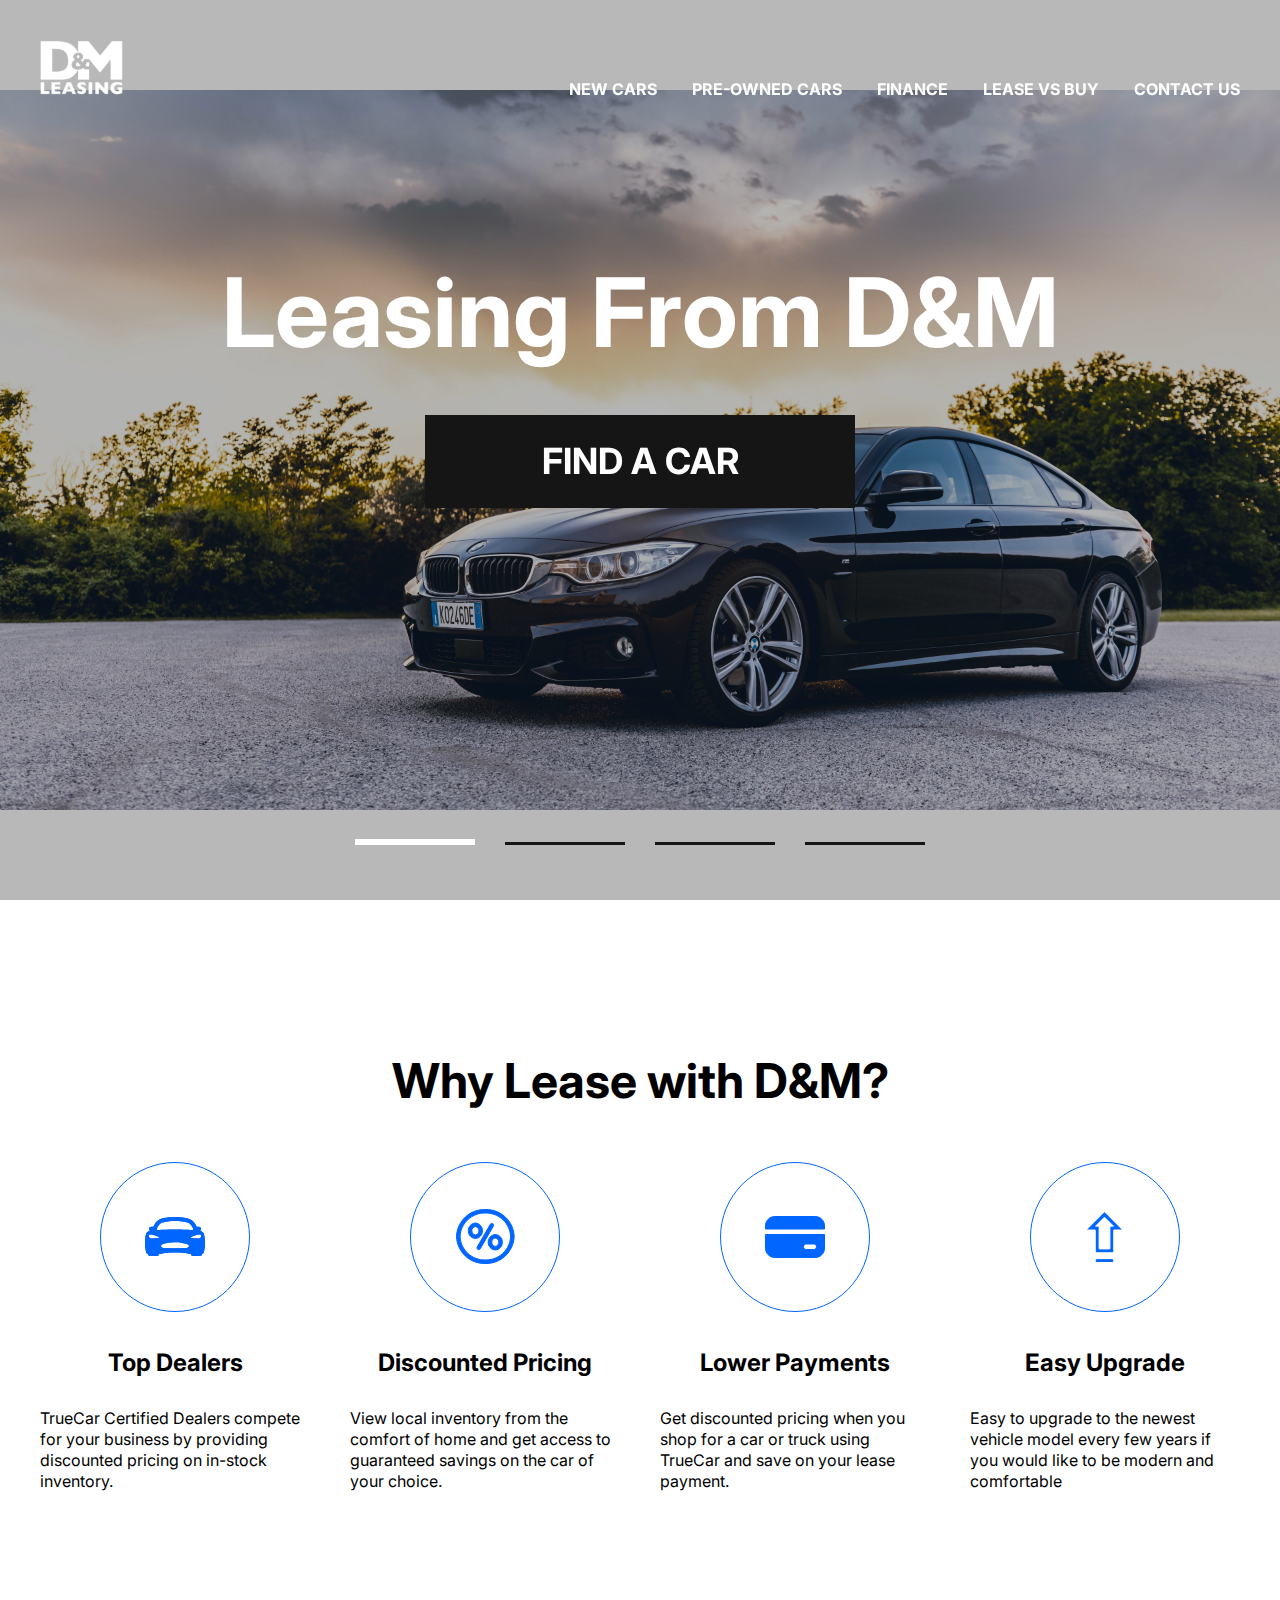
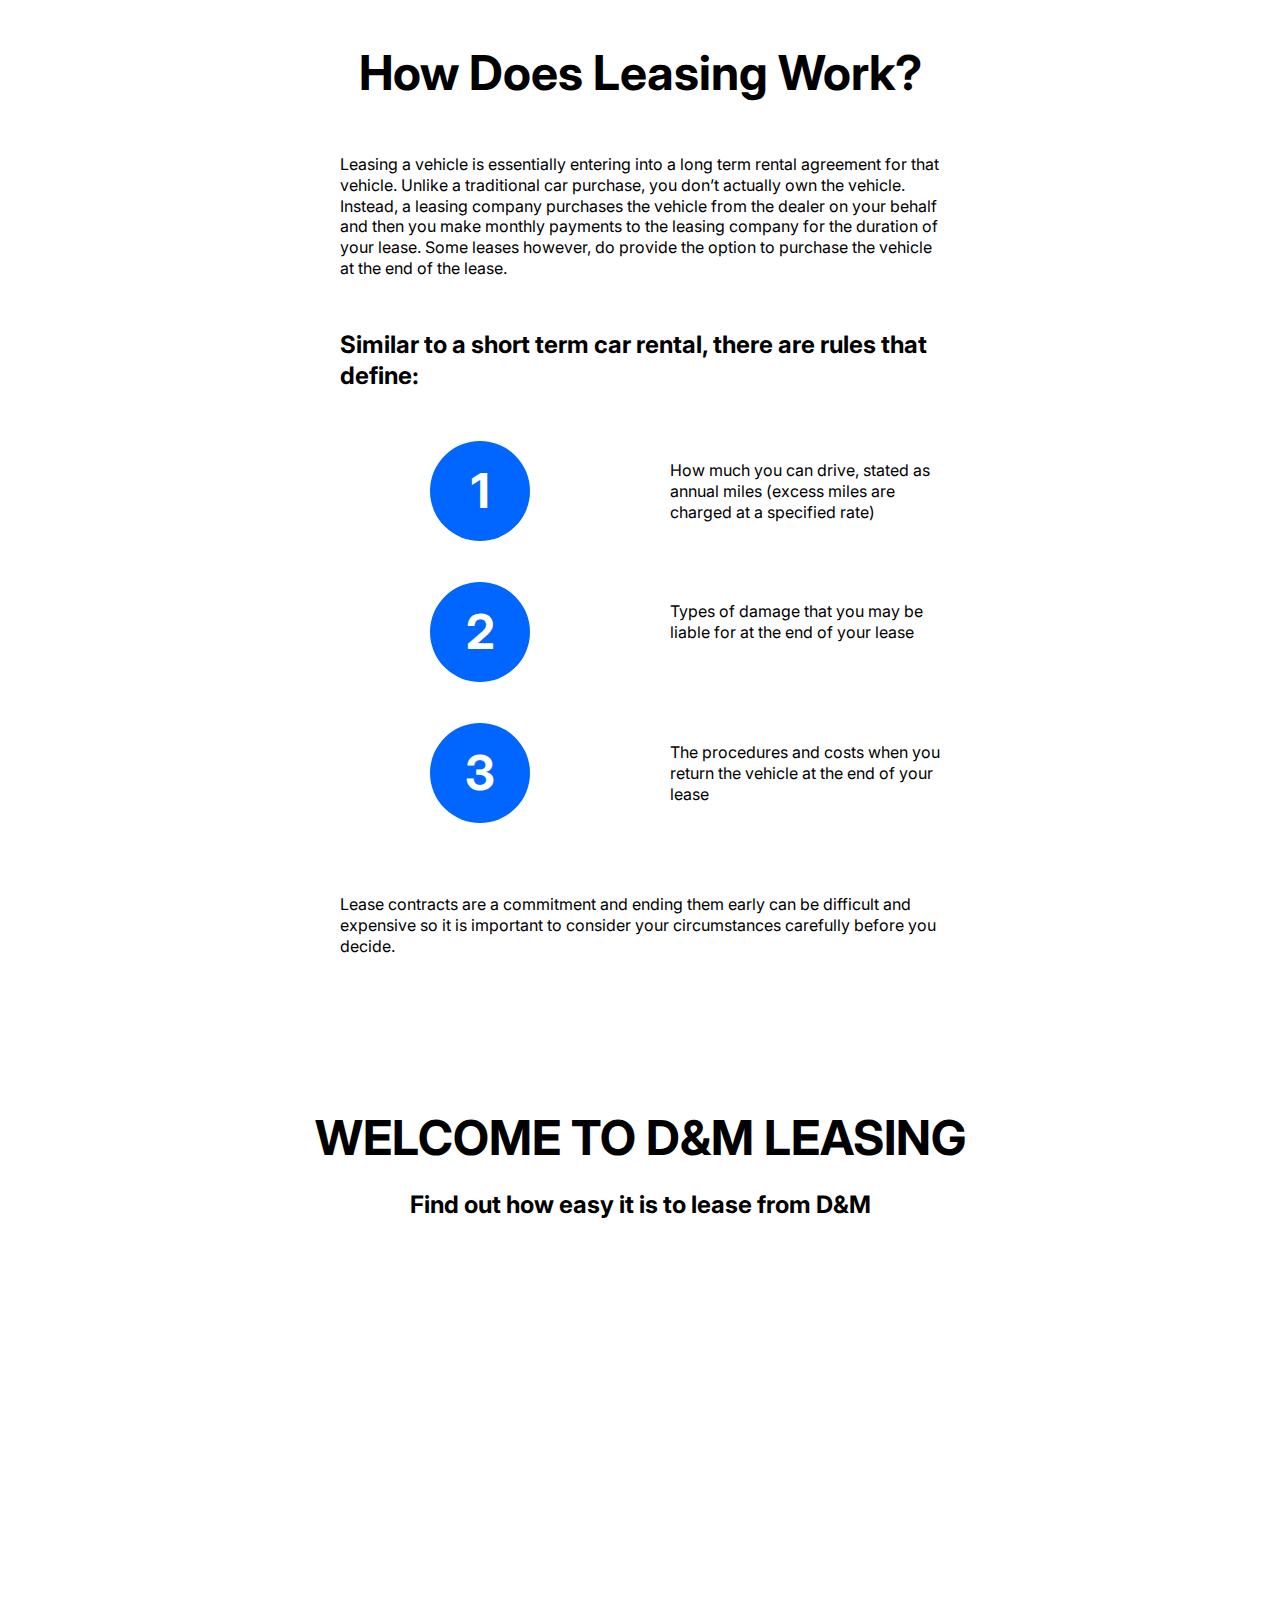
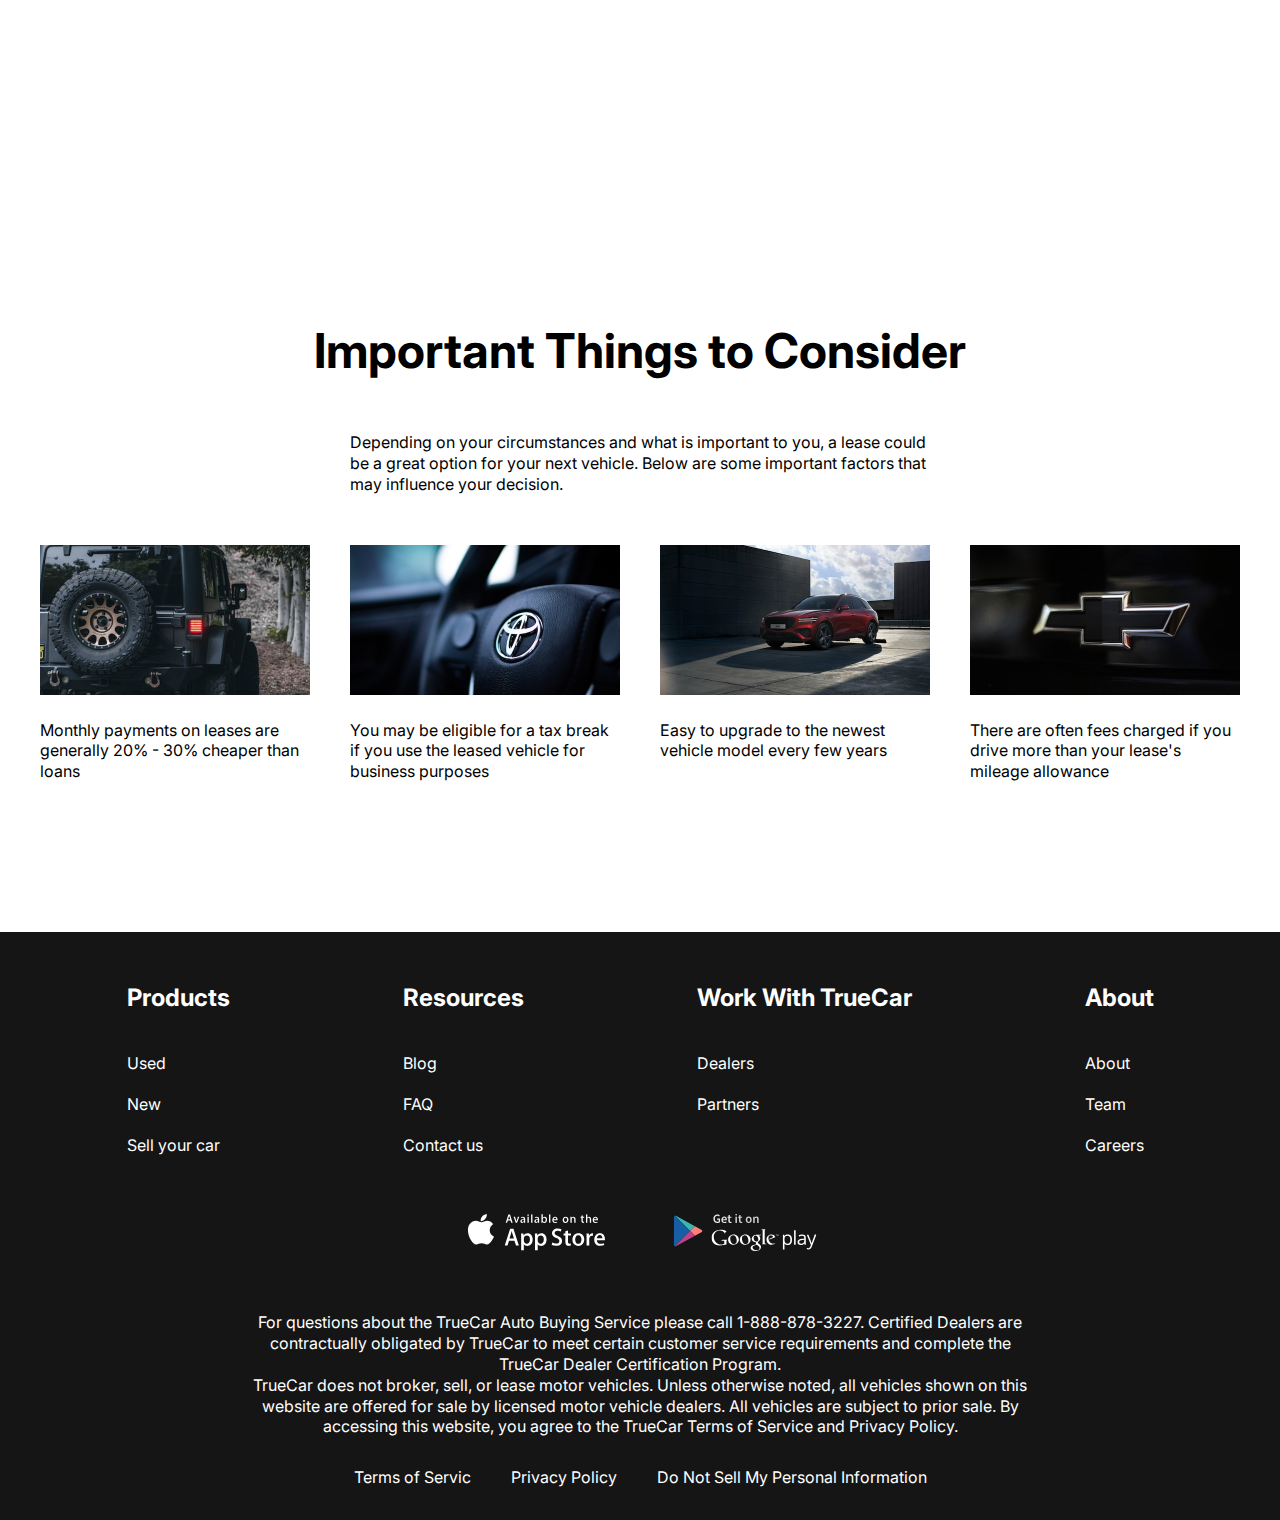
<file: index.html>
<!DOCTYPE html>
<html lang="en">
<head>
    <meta charset="UTF-8">
    <meta http-equiv="X-UA-Compatible" content="IE=edge">
    <meta name="viewport" content="width=device-width, initial-scale=1.0">
    <link href="https://fonts.googleapis.com/css2?family=Inter:wght@400;700&display=swap" rel="stylesheet">
    <link rel="stylesheet" href="https://cdn.jsdelivr.net/npm/swiper@9/swiper-bundle.min.css"/>
    <link rel="stylesheet" href="css/style.css">
    <title>Lease Cars</title>
</head>
<body>
    <div class="wrapper">
        <header class="header header-main">
            <div class="container">
                <div class="header__inner">
                    <a href="index.html" class="logo">
                        <img src="img/logo.svg" alt="" class="logo__img">
                    </a>
                    <nav class="menu">
                        <button class="menu__btn">
                            <span></span>
                            <span></span>
                            <span></span>
                        </button>
                        <ul class="menu__list">
                            <li class="menu__list-item"><a href="newcars.html" class="menu__list-link">NEW CARS</a></li>
                            <li class="menu__list-item"><a href="#" class="menu__list-link">PRE-OWNED CARS</a></li>
                            <li class="menu__list-item"><a href="#" class="menu__list-link">FINANCE</a></li>
                            <li class="menu__list-item"><a href="#" class="menu__list-link">LEASE VS BUY</a></li>
                            <li class="menu__list-item"><a href="contacts.html" class="menu__list-link">CONTACT US</a></li>
                        </ul>
                    </nav>
                </div>
            </div>
        </header>
        <main class="main">
            <section class="top">
                <div class="container">
                    <h1 class="title">Leasing From D&M</h1>
                    <a href="newcars.html" class="top__link">FIND A CAR</a>
                </div>
            </section>
            <div class="slider">
                <div class="swiper mySwiper">
                    <div class="swiper-wrapper">
                        <div class="swiper-slide" style="background:no-repeat 100%/100% url(img/slide-1.jpg);"></div>
                        <div class="swiper-slide" style="background: no-repeat center/cover url(img/slide-2.jpg);"></div>
                        <div class="swiper-slide" style="background: no-repeat 100%/cover url(img/slide-1.jpg);"></div>
                        <div class="swiper-slide" style="background: no-repeat center/cover url(img/slide-2.jpg);"></div>
                    </div>
                    <div class="swiper-pagination"></div>
                </div>
            </div>
            <section class="why-lease">
                <div class="container">
                    <h2 class="section-title">
                        Why Lease with D&M?
                    </h2>
                    <ul class="why-lease__list">
                        <li class="why-lease__item">
                            <img src="img/why-lease-1.svg" alt="" class="why-lease__item-img">
                            <h3 class="why-lease__item-title">Top Dealers</h3>
                            <p class="why-lease__item-text">TrueCar Certified Dealers compete for your business by providing discounted pricing on in-stock inventory.</p>
                        </li>
                        <li class="why-lease__item">
                            <img src="img/why-lease-2.svg" alt="" class="why-lease__item-img">
                            <h3 class="why-lease__item-title">Discounted Pricing</h3>
                            <p class="why-lease__item-text">View local inventory from the comfort of home and get access to guaranteed savings on the car of your choice.</p>
                        </li>
                        <li class="why-lease__item">
                            <img src="img/why-lease-3.svg" alt="" class="why-lease__item-img">
                            <h3 class="why-lease__item-title">Lower Payments</h3>
                            <p class="why-lease__item-text">Get discounted pricing when you shop for a car or truck using TrueCar and save on your lease payment.</p>
                        </li>
                        <li class="why-lease__item">
                            <img src="img/why-lease-4.svg" alt="" class="why-lease__item-img">
                            <h3 class="why-lease__item-title">Easy Upgrade</h3>
                            <p class="why-lease__item-text">Easy to upgrade to the newest vehicle model every few years if you would like to be modern and comfortable</p>
                        </li>
                    </ul>
                </div>
            </section>
            <section class="how-does">
                <div class="container">
                    <div class="how-does__inner">
                        <h2 class="section-title">How Does Leasing Work?</h2>
                        <p class="how-does__text">Leasing a vehicle is essentially entering into a long term rental agreement for that vehicle. Unlike a traditional car purchase, you don’t actually own the vehicle. Instead, a leasing company purchases the vehicle from the dealer on your behalf and then you make monthly payments to the leasing company for the duration of your lease. Some leases however, do provide the option to purchase the vehicle at the end of the lease.</p>
                        <h4 class="how-does__title">Similar to a short term car rental, there are rules that define:</h4>
                        <ol class="how-does__list">
                            <li class="how-does__item">How much you can drive, stated as annual miles (excess miles are charged at a specified rate)</li>
                            <li class="how-does__item">Types of damage that you may be liable for at the end of your lease</li>
                            <li class="how-does__item">The procedures and costs when you return the vehicle at the end of your lease</li>
                        </ol>
                        <p class="how-does__text">Lease contracts are a commitment and ending them early can be difficult and expensive so it is important to consider your circumstances carefully before you decide.</p>

                    </div>
                </div>
            </section>
            <section class="video">
                <div class="container">
                    <h2 class="section-title video__title">WELCOME TO D&M LEASING</h2>
                    <p class="video__text">
                        Find out how easy it is to lease from D&M
                    </p>
                    <iframe class="video-content" width="1000" height="500" src="https://www.youtube.com/embed/AvMusILfIdQ?controls=0" title="YouTube video player" frameborder="0" allow="accelerometer; autoplay; clipboard-write; encrypted-media; gyroscope; picture-in-picture; web-share" allowfullscreen></iframe>
                </div>
            </section>
            <section class="important">
                <div class="container">
                    <h2 class="section-title important__title">Important Things to Consider</h2>
                    <p class="important__text">Depending on your circumstances and what is important to you, a lease could be a great option for your next vehicle. Below are some important factors that may influence your decision.</p>
                    <ul class="important__list">
                        <li class="important__item">
                            <img src="img/imp1.jpg" alt="" class="important__item-img">
                            <p class="important__item-text">Monthly payments on leases are generally 20% - 30% cheaper than loans</p>
                        </li>
                        <li class="important__item">
                            <img src="img/imp2.jpg" alt="" class="important__item-img">
                            <p class="important__item-text">You may be eligible for a tax break if you use the leased vehicle for business purposes</p>
                        </li>
                        <li class="important__item">
                            <img src="img/imp3.jpg" alt="" class="important__item-img">
                            <p class="important__item-text">Easy to upgrade to the newest vehicle model every few years</p>
                        </li>
                        <li class="important__item">
                            <img src="img/imp4.jpg" alt="" class="important__item-img">
                            <p class="important__item-text">There are often fees charged if you drive more than your lease's mileage allowance</p>
                        </li>
                    </ul>
                </div>
            </section>
        </main>
        <footer class="footer">
            <div class="container">
                <nav class="footer__menu">
                    <ul class="footer__menu-list">
                        <li class="footer__menu-item"><p class="footer__menu-title">Products</p></li>
                        <li class="footer__menu-item"><a href="#" class="footer__menu-link">Used</a></li>
                        <li class="footer__menu-item"><a href="#" class="footer__menu-link">New</a></li>
                        <li class="footer__menu-item"><a href="#" class="footer__menu-link">Sell your car</a></li>
                    </ul>
                    <ul class="footer__menu-list">
                        <li class="footer__menu-item"><p class="footer__menu-title">Resources</p></li>
                        <li class="footer__menu-item"><a href="#" class="footer__menu-link">Blog</a></li>
                        <li class="footer__menu-item"><a href="#" class="footer__menu-link">FAQ</a></li>
                        <li class="footer__menu-item"><a href="#" class="footer__menu-link">Contact us</a></li>
                    </ul>
                    <ul class="footer__menu-list">
                        <li class="footer__menu-item"><p class="footer__menu-title">Work With TrueCar</p></li>
                        <li class="footer__menu-item"><a href="#" class="footer__menu-link">Dealers</a></li>
                        <li class="footer__menu-item"><a href="#" class="footer__menu-link">Partners</a></li>
                    </ul>
                    <ul class="footer__menu-list">
                        <li class="footer__menu-item"><p class="footer__menu-title">About</p></li>
                        <li class="footer__menu-item"><a href="#" class="footer__menu-link">About</a></li>
                        <li class="footer__menu-item"><a href="#" class="footer__menu-link">Team</a></li>
                        <li class="footer__menu-item"><a href="#" class="footer__menu-link">Careers</a></li>
                    </ul>
                </nav>
                <ul class="app">
                    <li class="app__item">
                        <a href="" class="app__item-link">
                            <img src="img/appstore.svg" alt="" class="app__item-img">
                        </a>
                    </li>
                    <li class="app__item">
                        <a href="" class="app__item-link">
                            <img src="img/gplay.svg" alt="" class="app__item-img">
                        </a>
                    </li>
                </ul>
                <div class="footer__copy">
                    <p class="footer__copy-text">For questions about the TrueCar Auto Buying Service please call 1-888-878-3227. Certified Dealers are contractually obligated by TrueCar to meet certain customer service requirements and complete the TrueCar Dealer Certification Program.
                    </p>
                    <p class="footer__copy-text">TrueCar does not broker, sell, or lease motor vehicles. Unless otherwise noted, all vehicles shown on this website are offered for sale by licensed motor vehicle dealers. All vehicles are subject to prior sale. By accessing this website, you agree to the TrueCar Terms of Service and Privacy Policy.
                    </p>
                </div>
                <nav class="copy__nav">
                    <ul class="copy__nav-list">
                        <li class="copy__nav-item"><a href="#" class="copy__nav-link">Terms of Servic</a></li>
                        <li class="copy__nav-item"><a href="#" class="copy__nav-link">Privacy Policy</a></li>
                        <li class="copy__nav-item"><a href="#" class="copy__nav-link">Do Not Sell My Personal Information</a></li>
                    </ul>
                </nav>
            </div>
        </footer>
    </div>
    <script src="https://cdn.jsdelivr.net/npm/swiper@9/swiper-bundle.min.js"></script>

<script src="js/main.js"></script>
</body>
</html>
</file>
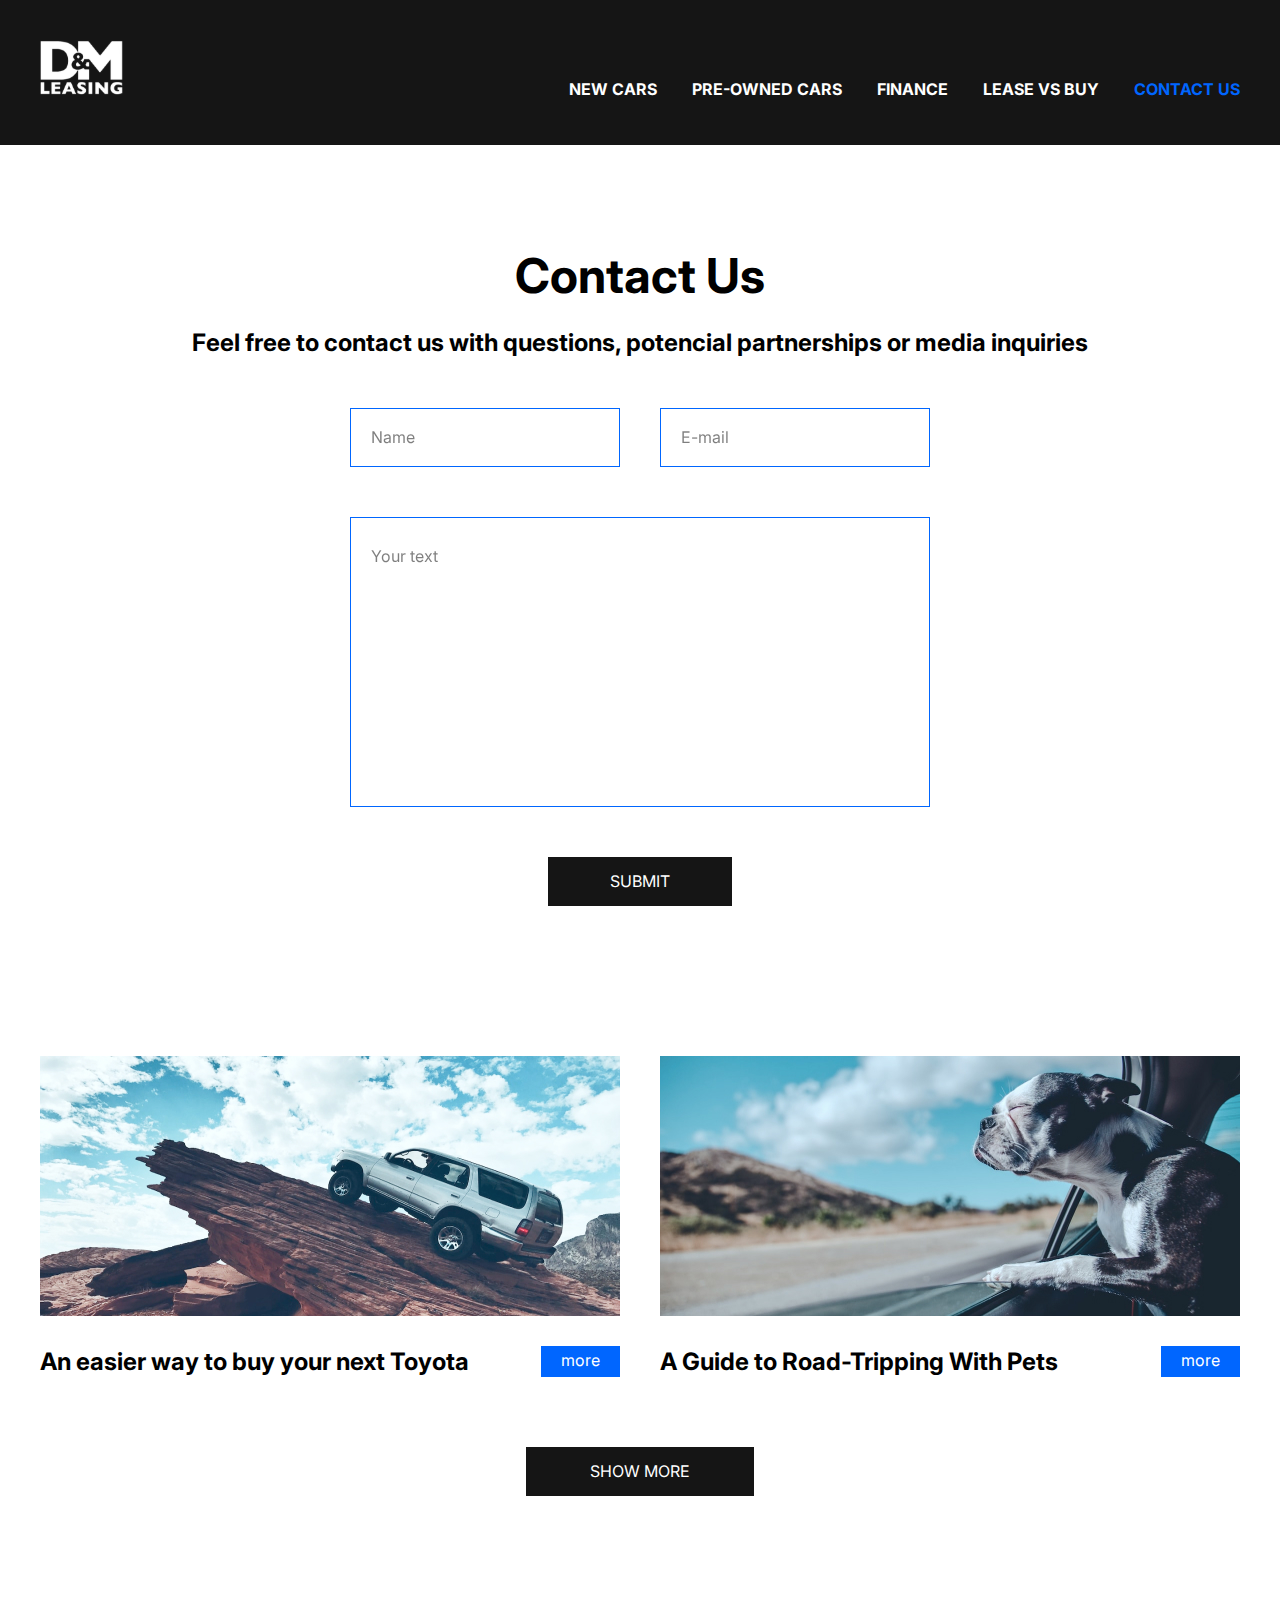
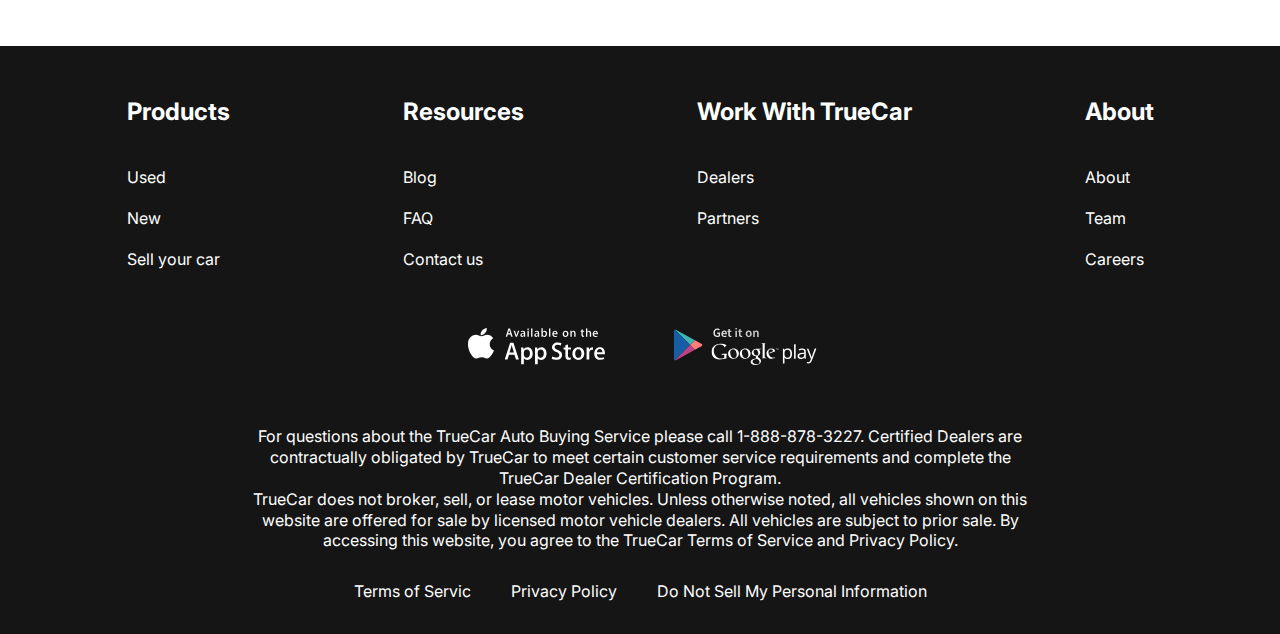
<file: contacts.html>
<!DOCTYPE html>
<html lang="en">
<head>
    <meta charset="UTF-8">
    <meta http-equiv="X-UA-Compatible" content="IE=edge">
    <meta name="viewport" content="width=device-width, initial-scale=1.0">
    <link href="https://fonts.googleapis.com/css2?family=Inter:wght@400;700&display=swap" rel="stylesheet">
    <link rel="stylesheet" href="css/style.css">
    <title>Lease Cars</title>
</head>
<body>
    <div class="wrapper">
        <header class="header">
            <div class="container">
                <div class="header__inner">
                    <a href="index.html" class="logo">
                        <img src="img/logo.svg" alt="" class="logo__img">
                    </a>
                    <nav class="menu">
                        <button class="menu__btn">
                            <span></span>
                            <span></span>
                            <span></span>
                        </button>
                        <ul class="menu__list">
                            <li class="menu__list-item"><a href="newcars.html" class="menu__list-link">NEW CARS</a></li>
                            <li class="menu__list-item"><a href="#" class="menu__list-link">PRE-OWNED CARS</a></li>
                            <li class="menu__list-item"><a href="#" class="menu__list-link">FINANCE</a></li>
                            <li class="menu__list-item"><a href="#" class="menu__list-link">LEASE VS BUY</a></li>
                            <li class="menu__list-item"><a href="contacts.html" class="menu__list-link menu__list-link--active">CONTACT US</a></li>
                        </ul>
                    </nav>
                </div>
            </div>
        </header>
        <main class="main">
            <section class="contacts">
                <div class="container">
                    <div class="section-title contacts__title">Contact Us</div>
                    <p class="contacts__text">Feel free to contact us with questions, potencial partnerships or media inquiries</p>
                </div>
                <form action="" class="form">
                    <input type="text" class="form__input" placeholder="Name">
                    <input type="email" class="form__input" placeholder="E-mail">
                    <textarea class="form__textarea" placeholder="Your text"></textarea>
                    <button class="form__btn btn" type="submit">SUBMIT</button>
                </form>
            </section>
            <section class="blog">
                <div class="container">
                    <div class="blog__items">
                        <div class="blog__item">
                            <img src="img/blog1.jpg" alt="" class="blog__item-img">
                            <h4 class="blog__item-title">An easier way to buy your next Toyota</h4>
                            <a href="#" class="blog__item-link">more</a>
                        </div>
                        <div class="blog__item">
                            <img src="img/blog2.jpg" alt="" class="blog__item-img">
                            <h4 class="blog__item-title">A Guide to Road-Tripping With Pets</h4>
                            <a href="#" class="blog__item-link">more</a>
                        </div>
                    </div>
                    <div class="blog__link">
                        <a href="#" class="btn">SHOW MORE</a>
                    </div>
                </div>
            </section>
        </main>
        <footer class="footer">
            <div class="container">
                <nav class="footer__menu">
                    <ul class="footer__menu-list">
                        <li class="footer__menu-item"><p class="footer__menu-title">Products</p></li>
                        <li class="footer__menu-item"><a href="#" class="footer__menu-link">Used</a></li>
                        <li class="footer__menu-item"><a href="#" class="footer__menu-link">New</a></li>
                        <li class="footer__menu-item"><a href="#" class="footer__menu-link">Sell your car</a></li>
                    </ul>
                    <ul class="footer__menu-list">
                        <li class="footer__menu-item"><p class="footer__menu-title">Resources</p></li>
                        <li class="footer__menu-item"><a href="#" class="footer__menu-link">Blog</a></li>
                        <li class="footer__menu-item"><a href="#" class="footer__menu-link">FAQ</a></li>
                        <li class="footer__menu-item"><a href="#" class="footer__menu-link">Contact us</a></li>
                    </ul>
                    <ul class="footer__menu-list">
                        <li class="footer__menu-item"><p class="footer__menu-title">Work With TrueCar</p></li>
                        <li class="footer__menu-item"><a href="#" class="footer__menu-link">Dealers</a></li>
                        <li class="footer__menu-item"><a href="#" class="footer__menu-link">Partners</a></li>
                    </ul>
                    <ul class="footer__menu-list">
                        <li class="footer__menu-item"><p class="footer__menu-title">About</p></li>
                        <li class="footer__menu-item"><a href="#" class="footer__menu-link">About</a></li>
                        <li class="footer__menu-item"><a href="#" class="footer__menu-link">Team</a></li>
                        <li class="footer__menu-item"><a href="#" class="footer__menu-link">Careers</a></li>
                    </ul>
                </nav>
                <ul class="app">
                    <li class="app__item">
                        <a href="" class="app__item-link">
                            <img src="img/appstore.svg" alt="" class="app__item-img">
                        </a>
                    </li>
                    <li class="app__item">
                        <a href="" class="app__item-link">
                            <img src="img/gplay.svg" alt="" class="app__item-img">
                        </a>
                    </li>
                </ul>
                <div class="footer__copy">
                    <p class="footer__copy-text">For questions about the TrueCar Auto Buying Service please call 1-888-878-3227. Certified Dealers are contractually obligated by TrueCar to meet certain customer service requirements and complete the TrueCar Dealer Certification Program.
                    </p>
                    <p class="footer__copy-text">TrueCar does not broker, sell, or lease motor vehicles. Unless otherwise noted, all vehicles shown on this website are offered for sale by licensed motor vehicle dealers. All vehicles are subject to prior sale. By accessing this website, you agree to the TrueCar Terms of Service and Privacy Policy.
                    </p>
                </div>
                <nav class="copy__nav">
                    <ul class="copy__nav-list">
                        <li class="copy__nav-item"><a href="#" class="copy__nav-link">Terms of Servic</a></li>
                        <li class="copy__nav-item"><a href="#" class="copy__nav-link">Privacy Policy</a></li>
                        <li class="copy__nav-item"><a href="#" class="copy__nav-link">Do Not Sell My Personal Information</a></li>
                    </ul>
                </nav>
            </div>
        </footer>
    </div>
    <script src="js/main.js"></script>
</body>
</html>
</file>
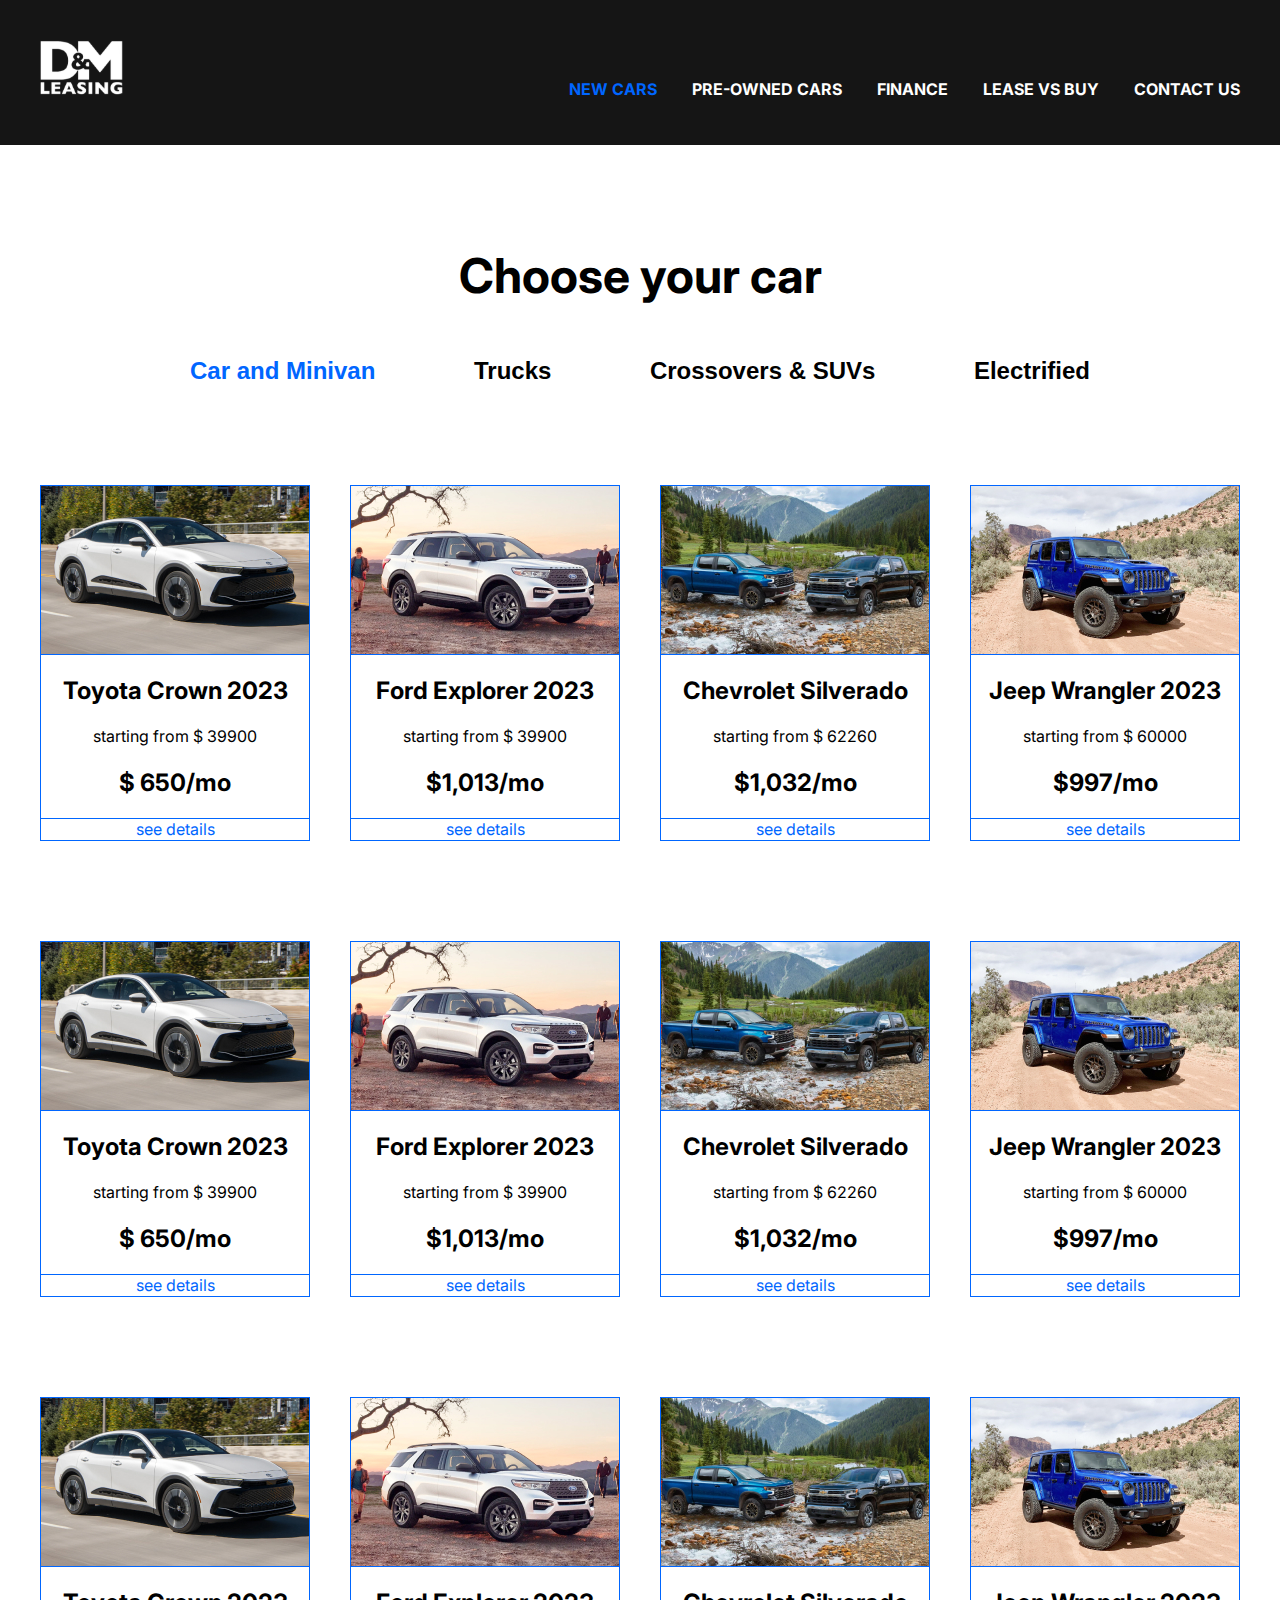
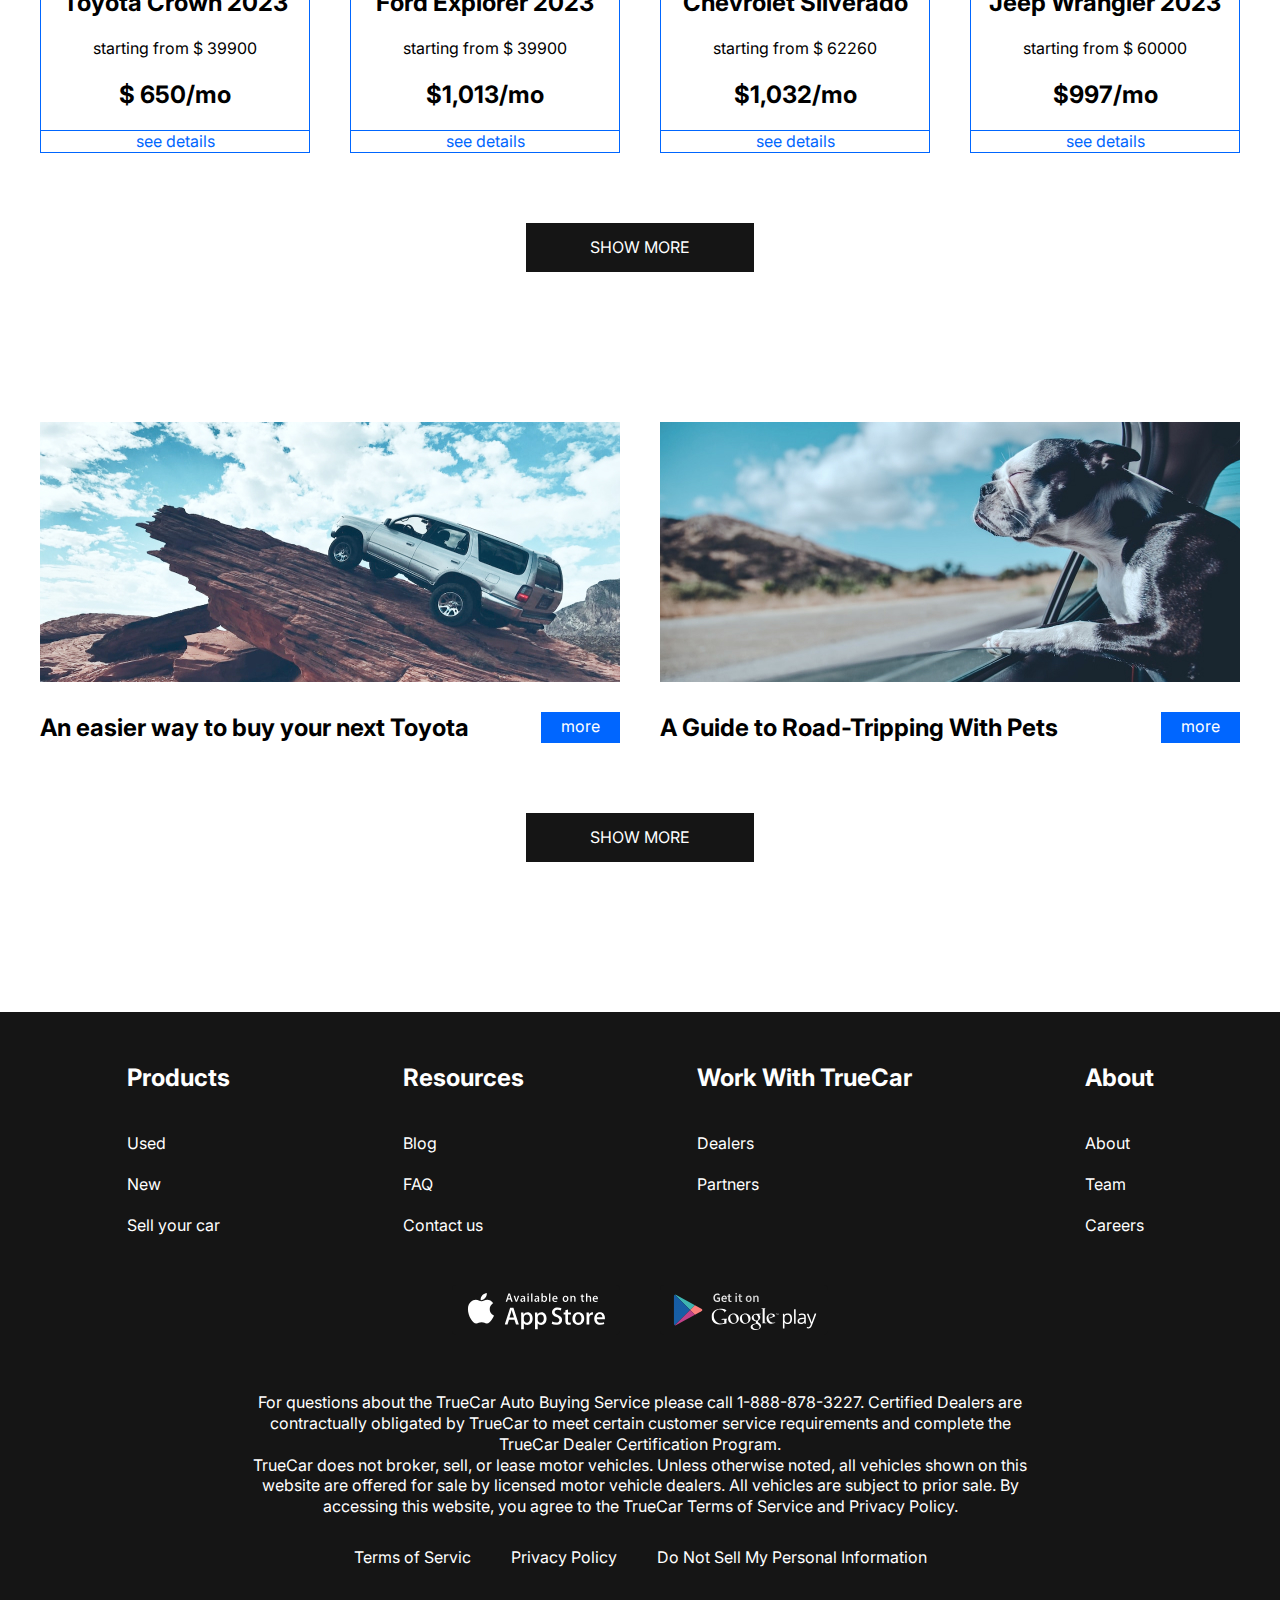
<file: newcars.html>
<!DOCTYPE html>
<html lang="en">
<head>
    <meta charset="UTF-8">
    <meta http-equiv="X-UA-Compatible" content="IE=edge">
    <meta name="viewport" content="width=device-width, initial-scale=1.0">
    <link href="https://fonts.googleapis.com/css2?family=Inter:wght@400;700&display=swap" rel="stylesheet">
    <link rel="stylesheet" href="css/style.css">
    <title>Lease Cars</title>
</head>
<body>
    <div class="wrapper">
        <header class="header">
            <div class="container">
                <div class="header__inner">
                    <a href="index.html" class="logo">
                        <img src="img/logo.svg" alt="" class="logo__img">
                    </a>
                    <nav class="menu">
                        <button class="menu__btn">
                            <span></span>
                            <span></span>
                            <span></span>
                        </button>
                        <ul class="menu__list">
                            <li class="menu__list-item"><a href="newcars.html" class="menu__list-link menu__list-link--active">NEW CARS</a></li>
                            <li class="menu__list-item"><a href="#" class="menu__list-link">PRE-OWNED CARS</a></li>
                            <li class="menu__list-item"><a href="#" class="menu__list-link">FINANCE</a></li>
                            <li class="menu__list-item"><a href="#" class="menu__list-link">LEASE VS BUY</a></li>
                            <li class="menu__list-item"><a href="contacts.html" class="menu__list-link">CONTACT US</a></li>
                        </ul>
                    </nav>
                </div>
            </div>
        </header>
        <main class="main">
            <section class="choose">
                <div class="container">
                    <h2 class="section-title">Choose your car</h2>
                    <div class="tabs">
                        <div class="tabs__btn">
                            <button class="tabs__btn-item tabs__btn-item--active" data-button="content-1">Car and Minivan</button>
                            <button class="tabs__btn-item" data-button="content-2">Trucks</button>
                            <button class="tabs__btn-item" data-button="content-3">Crossovers & SUVs</button>
                            <button class="tabs__btn-item" data-button="content-4">Electrified</button>
                        </div>
                        <div class="tabs__content">
                            <div class="tabs__content-item tabs__content-item--active" id="content-1">
                                <div class="card">
                                    <img src="img/card1.jpg" alt="" class="card__img">
                                    <div class="card__content">
                                        <h4 class="card__title">Toyota Crown 2023</h4>
                                        <p class="card__text">starting from $ 39900</p>
                                        <p class="card__price">$ 650/mo</p>
                                    </div>
                                    <a href="#" class="card__link">see details</a>
                                </div>
                                <div class="card">
                                    <img src="img/card2.jpg" alt="" class="card__img">
                                    <div class="card__content">
                                        <h4 class="card__title">Ford Explorer 2023</h4>
                                        <p class="card__text">starting from $ 39900</p>
                                        <p class="card__price">$1,013/mo</p>
                                    </div>
                                    <a href="#" class="card__link">see details</a>
                                </div>
                                <div class="card">
                                    <img src="img/card3.jpg" alt="" class="card__img">
                                    <div class="card__content">
                                        <h4 class="card__title">Chevrolet Silverado</h4>
                                        <p class="card__text">starting from $ 62260</p>
                                        <p class="card__price">$1,032/mo</p>
                                    </div>
                                    <a href="#" class="card__link">see details</a>
                                </div>
                                <div class="card">
                                    <img src="img/card4.jpg" alt="" class="card__img">
                                    <div class="card__content">
                                        <h4 class="card__title">Jeep Wrangler 2023</h4>
                                        <p class="card__text">starting from $ 60000</p>
                                        <p class="card__price">$997/mo</p>
                                    </div>
                                    <a href="#" class="card__link">see details</a>
                                </div>
                                <div class="card">
                                    <img src="img/card1.jpg" alt="" class="card__img">
                                    <div class="card__content">
                                        <h4 class="card__title">Toyota Crown 2023</h4>
                                        <p class="card__text">starting from $ 39900</p>
                                        <p class="card__price">$ 650/mo</p>
                                    </div>
                                    <a href="#" class="card__link">see details</a>
                                </div>
                                <div class="card">
                                    <img src="img/card2.jpg" alt="" class="card__img">
                                    <div class="card__content">
                                        <h4 class="card__title">Ford Explorer 2023</h4>
                                        <p class="card__text">starting from $ 39900</p>
                                        <p class="card__price">$1,013/mo</p>
                                    </div>
                                    <a href="#" class="card__link">see details</a>
                                </div>
                                <div class="card">
                                    <img src="img/card3.jpg" alt="" class="card__img">
                                    <div class="card__content">
                                        <h4 class="card__title">Chevrolet Silverado</h4>
                                        <p class="card__text">starting from $ 62260</p>
                                        <p class="card__price">$1,032/mo</p>
                                    </div>
                                    <a href="#" class="card__link">see details</a>
                                </div>
                                <div class="card">
                                    <img src="img/card4.jpg" alt="" class="card__img">
                                    <div class="card__content">
                                        <h4 class="card__title">Jeep Wrangler 2023</h4>
                                        <p class="card__text">starting from $ 60000</p>
                                        <p class="card__price">$997/mo</p>
                                    </div>
                                    <a href="#" class="card__link">see details</a>
                                </div>
                                <div class="card">
                                    <img src="img/card1.jpg" alt="" class="card__img">
                                    <div class="card__content">
                                        <h4 class="card__title">Toyota Crown 2023</h4>
                                        <p class="card__text">starting from $ 39900</p>
                                        <p class="card__price">$ 650/mo</p>
                                    </div>
                                    <a href="#" class="card__link">see details</a>
                                </div>
                                <div class="card">
                                    <img src="img/card2.jpg" alt="" class="card__img">
                                    <div class="card__content">
                                        <h4 class="card__title">Ford Explorer 2023</h4>
                                        <p class="card__text">starting from $ 39900</p>
                                        <p class="card__price">$1,013/mo</p>
                                    </div>
                                    <a href="#" class="card__link">see details</a>
                                </div>
                                <div class="card">
                                    <img src="img/card3.jpg" alt="" class="card__img">
                                    <div class="card__content">
                                        <h4 class="card__title">Chevrolet Silverado</h4>
                                        <p class="card__text">starting from $ 62260</p>
                                        <p class="card__price">$1,032/mo</p>
                                    </div>
                                    <a href="#" class="card__link">see details</a>
                                </div>
                                <div class="card">
                                    <img src="img/card4.jpg" alt="" class="card__img">
                                    <div class="card__content">
                                        <h4 class="card__title">Jeep Wrangler 2023</h4>
                                        <p class="card__text">starting from $ 60000</p>
                                        <p class="card__price">$997/mo</p>
                                    </div>
                                    <a href="#" class="card__link">see details</a>
                                </div>
                            </div>
                            <div class="tabs__content-item" id="content-2">
                                <div class="card">
                                    <img src="img/card1.jpg" alt="" class="card__img">
                                    <div class="card__content">
                                        <h4 class="card__title">Toyota Crown 2023</h4>
                                        <p class="card__text">starting from $ 39900</p>
                                        <p class="card__price">$ 650/mo</p>
                                    </div>
                                    <a href="#" class="card__link">see details</a>
                                </div>
                                <div class="card">
                                    <img src="img/card2.jpg" alt="" class="card__img">
                                    <div class="card__content">
                                        <h4 class="card__title">Ford Explorer 2023</h4>
                                        <p class="card__text">starting from $ 39900</p>
                                        <p class="card__price">$1,013/mo</p>
                                    </div>
                                    <a href="#" class="card__link">see details</a>
                                </div>
                                <div class="card">
                                    <img src="img/card3.jpg" alt="" class="card__img">
                                    <div class="card__content">
                                        <h4 class="card__title">Chevrolet Silverado</h4>
                                        <p class="card__text">starting from $ 62260</p>
                                        <p class="card__price">$1,032/mo</p>
                                    </div>
                                    <a href="#" class="card__link">see details</a>
                                </div>
                                <div class="card">
                                    <img src="img/card1.jpg" alt="" class="card__img">
                                    <div class="card__content">
                                        <h4 class="card__title">Toyota Crown 2023</h4>
                                        <p class="card__text">starting from $ 39900</p>
                                        <p class="card__price">$ 650/mo</p>
                                    </div>
                                    <a href="#" class="card__link">see details</a>
                                </div>
                                <div class="card">
                                    <img src="img/card2.jpg" alt="" class="card__img">
                                    <div class="card__content">
                                        <h4 class="card__title">Ford Explorer 2023</h4>
                                        <p class="card__text">starting from $ 39900</p>
                                        <p class="card__price">$1,013/mo</p>
                                    </div>
                                    <a href="#" class="card__link">see details</a>
                                </div>
                                <div class="card">
                                    <img src="img/card3.jpg" alt="" class="card__img">
                                    <div class="card__content">
                                        <h4 class="card__title">Chevrolet Silverado</h4>
                                        <p class="card__text">starting from $ 62260</p>
                                        <p class="card__price">$1,032/mo</p>
                                    </div>
                                    <a href="#" class="card__link">see details</a>
                                </div>
                            </div>
                            <div class="tabs__content-item" id="content-3">
                                <div class="card">
                                    <img src="img/card1.jpg" alt="" class="card__img">
                                    <div class="card__content">
                                        <h4 class="card__title">Toyota Crown 2023</h4>
                                        <p class="card__text">starting from $ 39900</p>
                                        <p class="card__price">$ 650/mo</p>
                                    </div>
                                    <a href="#" class="card__link">see details</a>
                                </div>
                                <div class="card">
                                    <img src="img/card2.jpg" alt="" class="card__img">
                                    <div class="card__content">
                                        <h4 class="card__title">Ford Explorer 2023</h4>
                                        <p class="card__text">starting from $ 39900</p>
                                        <p class="card__price">$1,013/mo</p>
                                    </div>
                                    <a href="#" class="card__link">see details</a>
                                </div>
                                <div class="card">
                                    <img src="img/card3.jpg" alt="" class="card__img">
                                    <div class="card__content">
                                        <h4 class="card__title">Chevrolet Silverado</h4>
                                        <p class="card__text">starting from $ 62260</p>
                                        <p class="card__price">$1,032/mo</p>
                                    </div>
                                    <a href="#" class="card__link">see details</a>
                                </div>
                            </div>
                            <div class="tabs__content-item" id="content-4">
                                <div class="card">
                                    <img src="img/card1.jpg" alt="" class="card__img">
                                    <div class="card__content">
                                        <h4 class="card__title">Toyota Crown 2023</h4>
                                        <p class="card__text">starting from $ 39900</p>
                                        <p class="card__price">$ 650/mo</p>
                                    </div>
                                    <a href="#" class="card__link">see details</a>
                                </div>
                                <div class="card">
                                    <img src="img/card2.jpg" alt="" class="card__img">
                                    <div class="card__content">
                                        <h4 class="card__title">Ford Explorer 2023</h4>
                                        <p class="card__text">starting from $ 39900</p>
                                        <p class="card__price">$1,013/mo</p>
                                    </div>
                                    <a href="#" class="card__link">see details</a>
                                </div>
                                <div class="card">
                                    <img src="img/card3.jpg" alt="" class="card__img">
                                    <div class="card__content">
                                        <h4 class="card__title">Chevrolet Silverado</h4>
                                        <p class="card__text">starting from $ 62260</p>
                                        <p class="card__price">$1,032/mo</p>
                                    </div>
                                    <a href="#" class="card__link">see details</a>
                                </div><div class="card">
                                    <img src="img/card1.jpg" alt="" class="card__img">
                                    <div class="card__content">
                                        <h4 class="card__title">Toyota Crown 2023</h4>
                                        <p class="card__text">starting from $ 39900</p>
                                        <p class="card__price">$ 650/mo</p>
                                    </div>
                                    <a href="#" class="card__link">see details</a>
                                </div>
                                <div class="card">
                                    <img src="img/card2.jpg" alt="" class="card__img">
                                    <div class="card__content">
                                        <h4 class="card__title">Ford Explorer 2023</h4>
                                        <p class="card__text">starting from $ 39900</p>
                                        <p class="card__price">$1,013/mo</p>
                                    </div>
                                    <a href="#" class="card__link">see details</a>
                                </div>
                                <div class="card">
                                    <img src="img/card3.jpg" alt="" class="card__img">
                                    <div class="card__content">
                                        <h4 class="card__title">Chevrolet Silverado</h4>
                                        <p class="card__text">starting from $ 62260</p>
                                        <p class="card__price">$1,032/mo</p>
                                    </div>
                                    <a href="#" class="card__link">see details</a>
                                </div><div class="card">
                                    <img src="img/card1.jpg" alt="" class="card__img">
                                    <div class="card__content">
                                        <h4 class="card__title">Toyota Crown 2023</h4>
                                        <p class="card__text">starting from $ 39900</p>
                                        <p class="card__price">$ 650/mo</p>
                                    </div>
                                    <a href="#" class="card__link">see details</a>
                                </div>
                                <div class="card">
                                    <img src="img/card2.jpg" alt="" class="card__img">
                                    <div class="card__content">
                                        <h4 class="card__title">Ford Explorer 2023</h4>
                                        <p class="card__text">starting from $ 39900</p>
                                        <p class="card__price">$1,013/mo</p>
                                    </div>
                                    <a href="#" class="card__link">see details</a>
                                </div>
                                <div class="card">
                                    <img src="img/card3.jpg" alt="" class="card__img">
                                    <div class="card__content">
                                        <h4 class="card__title">Chevrolet Silverado</h4>
                                        <p class="card__text">starting from $ 62260</p>
                                        <p class="card__price">$1,032/mo</p>
                                    </div>
                                    <a href="#" class="card__link">see details</a>
                                </div>
                            </div>
                        </div>
                    </div>
                    <div class="blog__link">
                        <a href="#" class="btn">SHOW MORE</a>
                    </div>
                </div>
            </section>
            <section class="blog">
                <div class="container">
                    <div class="blog__items">
                        <div class="blog__item">
                            <img src="img/blog1.jpg" alt="" class="blog__item-img">
                            <h4 class="blog__item-title">An easier way to buy your next Toyota</h4>
                            <a href="#" class="blog__item-link">more</a>
                        </div>
                        <div class="blog__item">
                            <img src="img/blog2.jpg" alt="" class="blog__item-img">
                            <h4 class="blog__item-title">A Guide to Road-Tripping With Pets</h4>
                            <a href="#" class="blog__item-link">more</a>
                        </div>
                    </div>
                    <div class="blog__link">
                        <a href="#" class="btn">SHOW MORE</a>
                    </div>
                </div>
            </section>
        </main>
        <footer class="footer">
            <div class="container">
                <nav class="footer__menu">
                    <ul class="footer__menu-list">
                        <li class="footer__menu-item"><p class="footer__menu-title">Products</p></li>
                        <li class="footer__menu-item"><a href="#" class="footer__menu-link">Used</a></li>
                        <li class="footer__menu-item"><a href="#" class="footer__menu-link">New</a></li>
                        <li class="footer__menu-item"><a href="#" class="footer__menu-link">Sell your car</a></li>
                    </ul>
                    <ul class="footer__menu-list">
                        <li class="footer__menu-item"><p class="footer__menu-title">Resources</p></li>
                        <li class="footer__menu-item"><a href="#" class="footer__menu-link">Blog</a></li>
                        <li class="footer__menu-item"><a href="#" class="footer__menu-link">FAQ</a></li>
                        <li class="footer__menu-item"><a href="#" class="footer__menu-link">Contact us</a></li>
                    </ul>
                    <ul class="footer__menu-list">
                        <li class="footer__menu-item"><p class="footer__menu-title">Work With TrueCar</p></li>
                        <li class="footer__menu-item"><a href="#" class="footer__menu-link">Dealers</a></li>
                        <li class="footer__menu-item"><a href="#" class="footer__menu-link">Partners</a></li>
                    </ul>
                    <ul class="footer__menu-list">
                        <li class="footer__menu-item"><p class="footer__menu-title">About</p></li>
                        <li class="footer__menu-item"><a href="#" class="footer__menu-link">About</a></li>
                        <li class="footer__menu-item"><a href="#" class="footer__menu-link">Team</a></li>
                        <li class="footer__menu-item"><a href="#" class="footer__menu-link">Careers</a></li>
                    </ul>
                </nav>
                <ul class="app">
                    <li class="app__item">
                        <a href="" class="app__item-link">
                            <img src="img/appstore.svg" alt="" class="app__item-img">
                        </a>
                    </li>
                    <li class="app__item">
                        <a href="" class="app__item-link">
                            <img src="img/gplay.svg" alt="" class="app__item-img">
                        </a>
                    </li>
                </ul>
                <div class="footer__copy">
                    <p class="footer__copy-text">For questions about the TrueCar Auto Buying Service please call 1-888-878-3227. Certified Dealers are contractually obligated by TrueCar to meet certain customer service requirements and complete the TrueCar Dealer Certification Program.
                    </p>
                    <p class="footer__copy-text">TrueCar does not broker, sell, or lease motor vehicles. Unless otherwise noted, all vehicles shown on this website are offered for sale by licensed motor vehicle dealers. All vehicles are subject to prior sale. By accessing this website, you agree to the TrueCar Terms of Service and Privacy Policy.
                    </p>
                </div>
                <nav class="copy__nav">
                    <ul class="copy__nav-list">
                        <li class="copy__nav-item"><a href="#" class="copy__nav-link">Terms of Servic</a></li>
                        <li class="copy__nav-item"><a href="#" class="copy__nav-link">Privacy Policy</a></li>
                        <li class="copy__nav-item"><a href="#" class="copy__nav-link">Do Not Sell My Personal Information</a></li>
                    </ul>
                </nav>
            </div>
        </footer>
    </div>
    <script src="https://cdn.jsdelivr.net/npm/swiper@9/swiper-bundle.min.js"></script>

<script src="js/main.js"></script>
</body>
</html>
</file>
<file: css/style.css>
html {
    box-sizing: border-box;
}
*, *::after, *::before {
    box-sizing: inherit;
    margin: 0;
    padding: 0;
}
html, body {
    height: 100%;
}
ul {
    list-style: none;
}
a {
    text-decoration: none;
    color: inherit;
}
.wrapper {
    min-height: 100%;
    display: flex;
    flex-direction: column;
}
.container {
    max-width: 1220px;
    margin: 0 auto;
    padding: 0 10px;
}
body {
    font-family: 'Inter', sans-serif;
    font-size: 16px;
    font-weight: 400;
    line-height: 1.3;
}
.section-title {
    font-weight: 700;
    font-size: 48px;
    margin-bottom: 50px;
    text-align: center;
}

.header {
    background-color: #151515;
}
.header-main {
    position: absolute;
    z-index: 10;
    background-color: transparent;
    left: 0;
    right: 0;
}
.header__inner {
    padding-top: 40px;
    padding-bottom: 45px;
    display: flex;
    justify-content: space-between;
    align-items: flex-end;
}
.menu__list {
    display: flex;
    gap: 35px;
}
.menu__list-link {
    color: white;
    text-transform: uppercase;
    font-weight: 700;
}
.menu__list-link--active {
    color: #0066FF
}
.main {
    flex-grow: 1;
}
.footer {
    background-color: #151515;
    padding: 50px 0 32px;
    color: #fff;
}
.footer__menu {
    display: flex;
    justify-content: space-around;
    margin-bottom: 50px;
}
.footer__menu-list {
    max-width: 250px;
}
.footer__menu-title {
    font-size: 24px;
    font-weight: 700;
    padding-bottom: 20px;
}
.footer__menu-item + .footer__menu-item {
    padding-top: 20px;
}
.app {
    display: flex;
    justify-content: center;
    gap: 40px;
    margin-bottom: 52px;
}
.footer__copy {
    max-width: 800px;
    margin: 0 auto 30px;
    text-align: center;
}
.copy__nav-list {
    display: flex;
    gap: 40px;
    justify-content: center;
    
}
.top {
    position: absolute;
    z-index: 5;
    color: #fff;
    text-align: center;
    left: 0;
    right: 0;
}
.title {
    padding-top: 250px;
    padding-bottom: 40px;
    font-size: 96px;
    font-weight: 700;
}
.top__link {
    background-color: #151515;
    padding: 23px;
    max-width: 430px;
    width: 100%;
    display: inline-block;
    font-size: 36px;
    font-weight: 700;
}
.swiper-slide {
    height: 100vh;
}
.swiper::after {
    content: "";
    position: absolute;
    z-index: 5;
    top: 0;
    bottom: 0;
    left: 0;
    right: 0;
    background: rgba(21,21,21,.3)
}
.swiper-pagination-bullet {
    width: 120px;
    height: 3px;
    background-color: #151515;
    border-radius: 0;
    opacity: 1;
}
.swiper-pagination-bullet-active {
    height: 6px;
    background-color: #fff;
    border-radius: 0;
    opacity: 1;
}
.swiper-pagination-horizontal.swiper-pagination-bullets .swiper-pagination-bullet{
    margin: 0 15px;
}

.swiper-pagination-bullets.swiper-pagination-horizontal {
    bottom: 50px;
}

.why-lease {
    padding: 150px 0;
}
.why-lease__list {
    display: grid;
    grid-template-columns: repeat(4, 1fr);
    gap: 40px;
    text-align: center;
}
.why-lease__item-img {
    margin-bottom: 30px;
    font-size: 24px;
    line-height: 700;
}
.why-lease__item-title {
    margin-bottom: 30px;
    font-size: 24px;
    font-weight: 700;
}
.why-lease__item-text {
    text-align: left;
}

.how-does {
    padding-bottom: 150px;
}
.how-does__inner {
    max-width: 600px;
    margin: 0 auto;
}
.how-does__title {
    font-size: 24px;
    font-weight: 700;
    padding-top: 50px;
}
.how-does__list {
    padding: 50px 0 70px;
    counter-reset: myCounter;
}
.how-does__item {
    list-style-type: none;
    width: 270px;
    position: relative;
    margin-left: auto;
    box-sizing: content-box;
    padding: 19px 0 19px 240px;
    min-height: 63px;
}
.how-does__item + .how-does__item {
    margin-top: 40px;
}
.how-does__item::before {
    counter-increment: myCounter;
    content: counter(myCounter);
    display: flex;
    justify-content: center;
    align-items: center;
    background-color: #0066FF;
    font-size: 48px;
    font-weight: 700;
    width: 100px;
    height: 100px;
    border-radius: 50%;
    color: #fff;
    position: absolute;
    left: 0;
    top: 0;
}
.video {
    padding-bottom: 150px;

}
.video__title {
    margin-bottom: 20px;

}
.video__text {
    font-size: 24px;
    font-weight: 700;
    margin-bottom: 50px;
    text-align: center;
}
.video-content {
    display: block;
    margin: 0 auto;
}

.important__text {
    max-width: 580px;
    margin: 0 auto;
    margin-bottom: 50px;
}
.important__list {
    display: grid;
    grid-template-columns: repeat(4,1fr);
    gap: 40px;
    margin-bottom: 150px;
}
.important__item-img {
    margin-bottom: 20px;
}

.contacts {
    padding: 100px 0 150px;
}
.contacts__title {
    margin-bottom: 20px;
}
.contacts__text {
    text-align: center;
    font-weight: 700;
    font-size: 24px;
    margin-bottom: 50px;
    padding: 0 100px;
}
form {
    max-width: 580px;
    margin: 0 auto;
    display: flex;
    justify-content: space-between;
    flex-wrap: wrap;
}
.form__input {
    width: 270px;
    padding: 18px 20px;
    display: inline-block;
    border: 1px solid #0066FF;
    margin-bottom: 50px;
    font-family: 'Inter', sans-serif;
    font-size: 16px;
    font-weight: 400;
    line-height: 1.3;
    color: #000;
}
.form__input::placeholder, .form__textarea::placeholder  {
    font-family: 'Inter', sans-serif;
    font-size: 16px;
    font-weight: 400;
    line-height: 1.3;
    color: #000;
    opacity: .5;

}
.form__textarea {
    width: 100%;
    resize: none;
    padding: 28px 20px;
    font-family: 'Inter', sans-serif;
    font-size: 16px;
    font-weight: 400;
    line-height: 1.3;
    color: #000;
    height: 290px;
    border: 1px solid #0066FF;
    margin-bottom: 50px;
}
.btn {
    text-transform: uppercase;
    color: #fff;
    background-color: #151515;
    font-family: 'Inter', sans-serif;
    font-size: 16px;
    font-weight: 400;
    line-height: 1.3;
    padding: 13px 61px;
    margin: 0 auto;
    border: 1px solid #151515;
}

.blog {
    padding-bottom: 150px;
}
.blog__items {
    display: grid;
    grid-template-columns: repeat(2,1fr);
    gap: 40px;
    margin-bottom: 70px;
}

.blog__item {
    display: flex;
    justify-content: space-between;
    flex-wrap: wrap;
}
.blog__item-img {
    margin-bottom: 30px;
    width: 100%;
}
.blog__item-title {
    flex-basis: 446px;
    font-size: 24px;
}
.blog__item-link {
    color: #fff;
    background-color: #0066FF;
    padding: 4px 20px;
}
.blog__link a {
    display: block;
    text-align: center;
}
.blog__link {
    margin: 0 auto;
    width: 19%;
}

.choose {
    padding: 100px 0 150px;
}
.tabs {
    margin-bottom: 70px;
}
.tabs__btn {
    padding: 0 150px 100px;
    display: flex;
    justify-content: space-between;
    gap: 80px;
}
.tabs__btn-item {
    font-size: 24px;
    font-weight: 700;
    cursor: pointer;
    border: none;
    background-color: transparent;
    padding: 0;
}
.tabs__btn-item--active {
    color:#0066FF;
}
.tabs__content-item {
    display: none;
    grid-template-columns: repeat(4, 1fr);
    gap: 100px 40px;
}
.tabs__content-item.tabs__content-item--active {
    display: grid;
}
.card {
    text-align: center;
}
.card__content {
    padding: 0 5px;
    border: 1px solid #0066FF;
    border-top: 0;
}
.card__img {
    display: block;
}
.card__title {
    padding-top: 20px;
    font-size: 24px;
    font-weight: 700;
    margin-bottom: 20px;
    
}
.card__text {
    margin-bottom: 20px;
}
.card__price {
    margin-bottom: 20px;
    font-weight: 700;
    font-size: 24px;

}
.card__link {
    display: block;
    color: #0066FF;
    border: 1px solid #0066FF;
    border-top: 0;
}
.menu__btn {
    width: 30px;
    height: 20px;
    display: flex;
    flex-direction: column;
    justify-content: space-between;
    padding: 0;
    border: none;
    background-color: transparent;
    cursor: pointer;
    display: none;
}
.menu__btn span {
    height: 2px;
    width: 100%;
    background-color: #fff;
}
.card__img {
    width: 100%;
}
@media (max-width: 1180px) {
    .important__list {
        gap: 30px 20px;
    }
    .important__item-img {
        width: 100%;
    }
    .tabs__content-item {
        grid-template-columns: repeat(3,1fr);
    }
}
@media (max-width: 1040px) {
    .video-content {
        width: 100%;
    }
    .tabs__btn {
        padding: 0 0 50px;
        gap: 20px;
    }
}
@media (max-width: 860px) {
    .menu__btn {
        display: flex;
    }
    .menu__btn, .logo {
        position: relative;
        z-index: 10;
    }
    .menu__list {
        position: absolute;
        z-index: 5;
        background-color: #151515;
        flex-direction: column;
        top: 0;
        left: 0;
        right: 0;
        bottom: 0;
        height: 100vh;
        padding-top: 200px;
        align-items: center;
        transform: translateY(-100%);
        transition: transform .3s ease;
    }
    .menu__list.menu__list--active {
        transform: translateY(0%);
    }
    .why-lease__list {
        grid-template-columns: repeat(2,1fr);
        gap: 20px;
    }
    .important__list {
        grid-template-columns: repeat(2,1fr);
    }
}
@media (max-width: 768px) {
    .title {
        font-size: 70px;
    }
    .top__link {
        padding: 16px;
        max-width: 360px;
        font-size: 28px;
    }
    .swiper-pagination-bullet {
        width: 60px;
    }
    .swiper-pagination-bullet-active {
        height: 4px;
    }
    .video-content {
        height: 400px;
    }
    .footer__menu {
        display: grid;
        gap: 40px;
        grid-template-columns: repeat(2,1fr);
    }
}
@media (max-width: 650px) {
    .tabs__content-item {
        grid-template-columns: repeat(1,1fr);
    }
    .tabs__btn-item {
        font-size: 18px;
    }
    .blog__items {
        grid-template-columns: repeat(1,1fr);
    }
    .contacts {
        padding: 50px 0;
    }
    .contacts__text {
        padding: 0;
    }
    .form__input {
        width: 100%;
        margin: 0px 5px 30px 5px;
    }
    .form__textarea {
        margin: 0 5px;
        margin-bottom: 30px;
    }
}
@media (max-width: 540px) {
    .title {
        font-size: 60px;
    }
    .top__link {
        max-width: 310px;
        font-size: 24px;
    }
    .swiper-pagination-horizontal.swiper-pagination-bullets .swiper-pagination-bullet{
        margin: 0 10px;
    }
    .swiper-pagination-bullet {
        width: 35px;
    }
    .why-lease {
        padding: 50px 0;
    }
    .why-lease__list {
        grid-template-columns: repeat(1, 1fr);
    }
    .section-title {
        font-size: 34px;
    }
    .how-does {
        padding-bottom: 50px;
    }
    .how-does__list {
        padding: 30px 0 40px;
    }
    .how-does__item {
        padding: 65px 0 19px;
        margin-right: auto;
    }
    .how-does__item::before{
        right: 0;
        margin: 0 auto;
        width: 50px;
        height: 50px;
        font-size: 32px;
    }
    .video {
        padding-bottom: 50px;
    }
    .video-content {
        height: 200px;
    }
    .important__list {
        grid-template-columns: repeat(1,1fr);
    }
    .app, .copy__nav-list {
        flex-direction: column;
        align-items: center;
    }
    .copy__nav-list {
        gap: 20px;
    }
    .blog__item-title {
        margin-bottom: 10px;
    }
    .blog__item-link {
        margin-left: auto;
    }
    .tabs__btn {
        flex-direction: column;
    }
    .blog__link {
        width: 75%;
    }
    .choose {
        padding: 50px 0;
    }
    .tabs__content-item {
        gap: 40px;
    }
    .blog {
        padding-bottom: 50px;
    }
}
</file>
